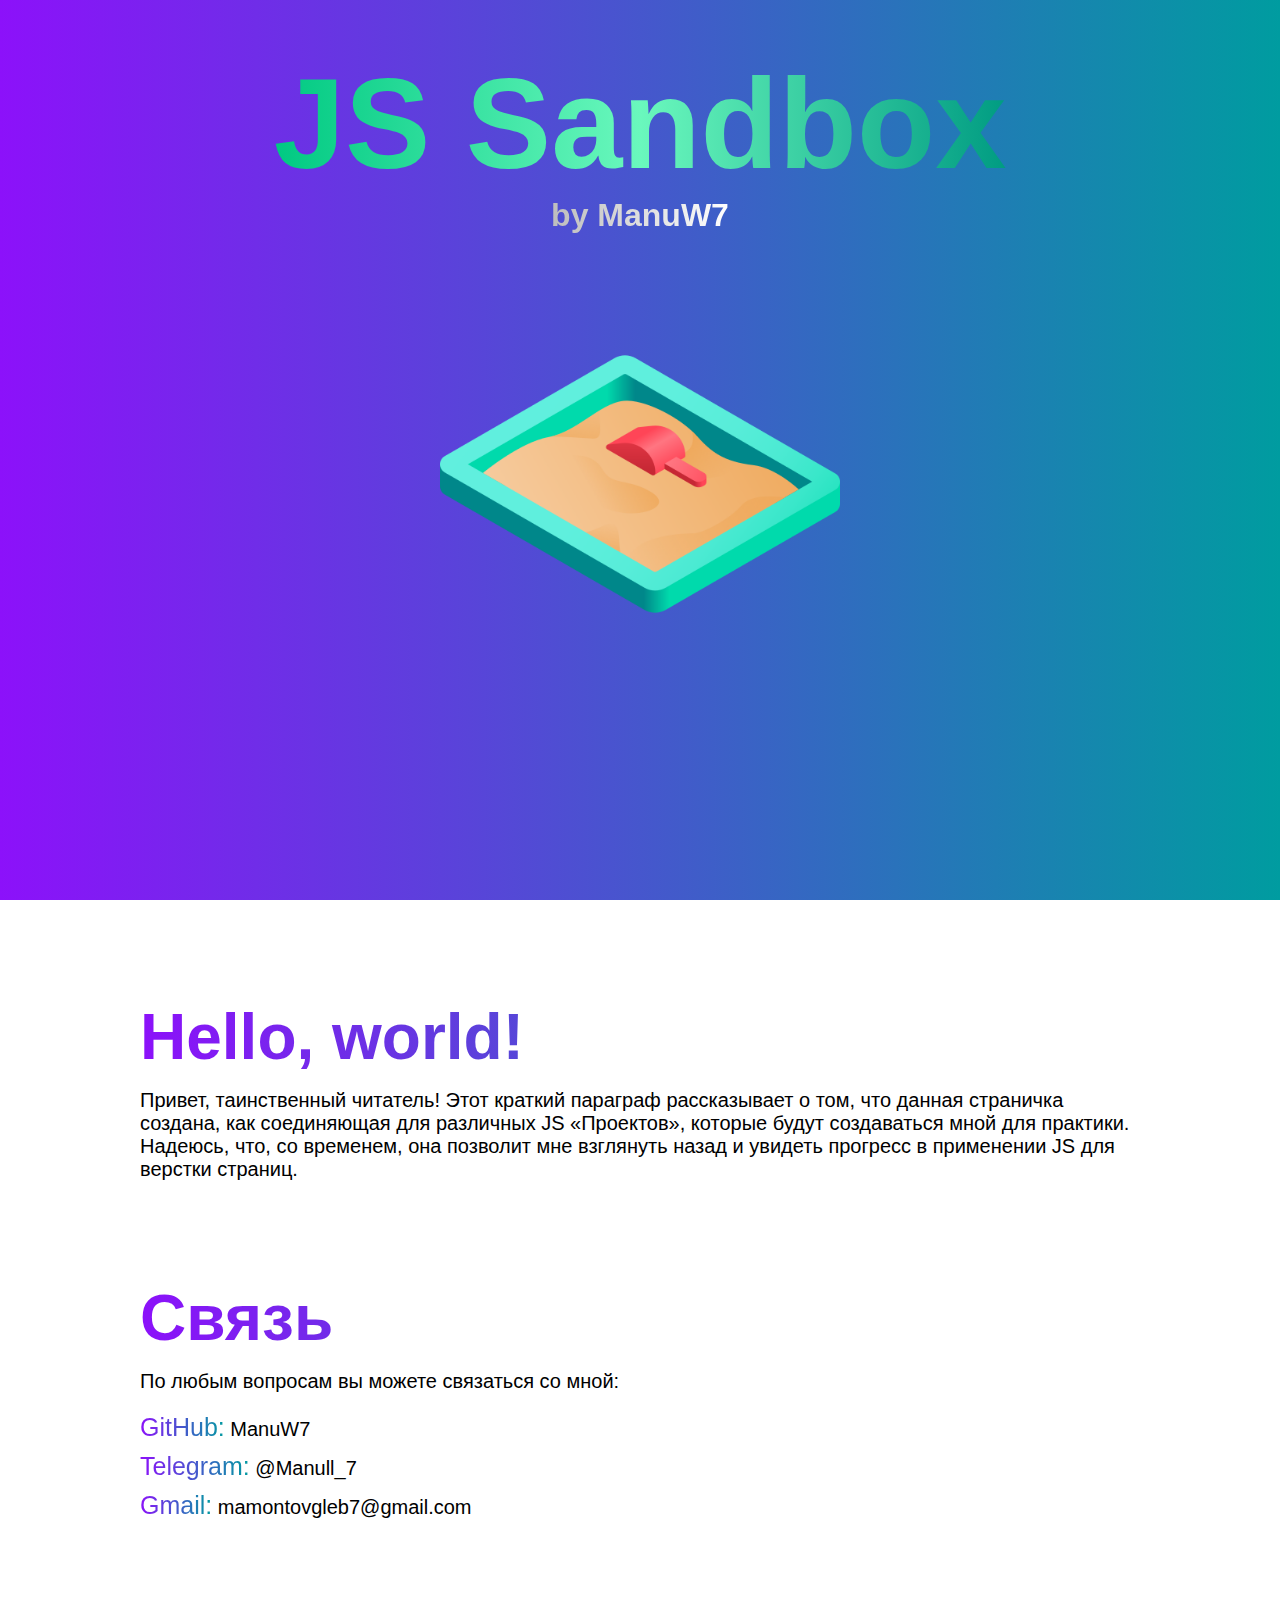
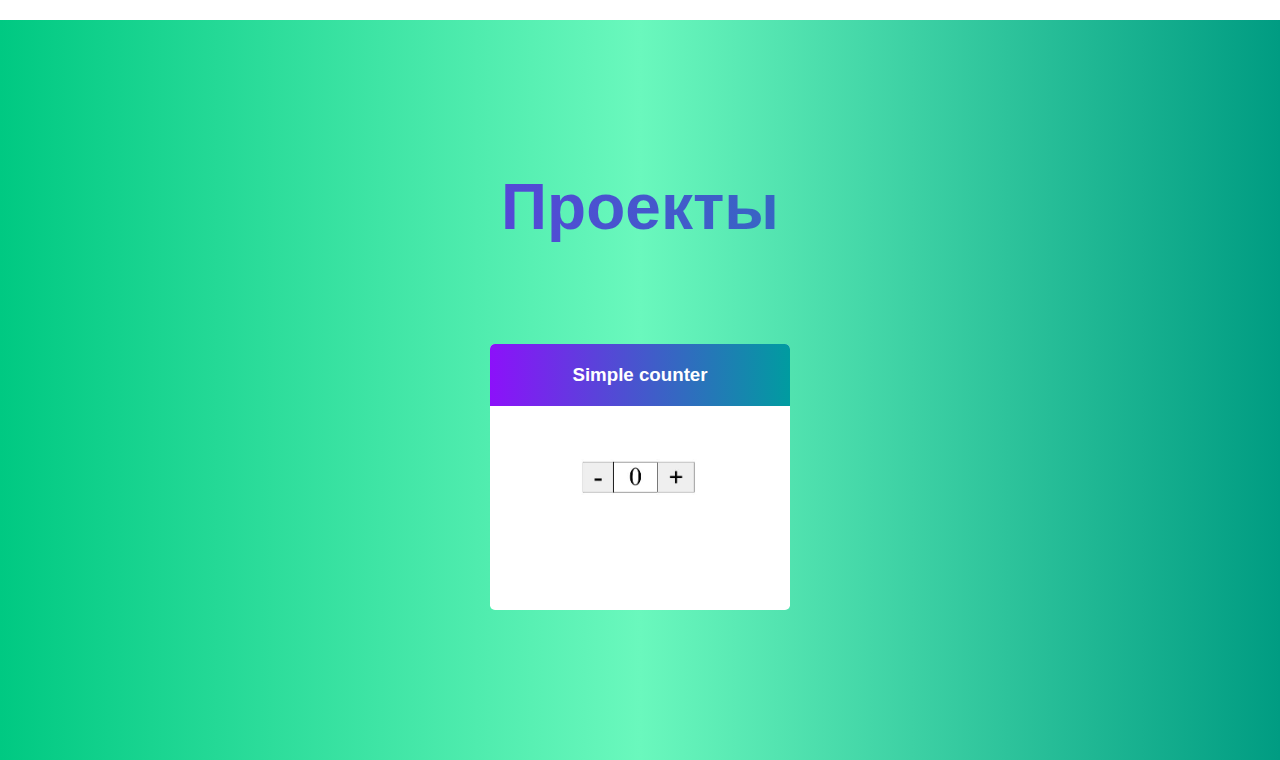
<file: index.html>
<!DOCTYPE html>
<html>
  <head>
    <meta charset="utf-8" />
    <meta name="viewport" content="width=device-width, initial-scale=1.0" />
    <title>JS&nbsp;sandbox</title>
    <link rel="stylesheet" href="styles.css" />
    <link rel="icon" href="main_page_assets/playground.png" />
  </head>
  <body>
    <div class="main">
      <div class="headliner_div">
        <h1 class="title">JS&nbsp;Sandbox</h1>
        <h2 class="author_subtext">by&nbsp;ManuW7</h2>
        <img
          src="main_page_assets/playground.png"
          alt="sandbox"
          class="sandbox_img"
        />
      </div>
    </div>
    <div class="greet_div">
      <h2 class="greetings">Hello, world!</h2>
      <p class="cringe_greeting_text">
        Привет, таинственный читатель! Этот краткий параграф рассказывает
        о&nbsp;том, что данная страничка создана, как соединяющая для различных
        JS&nbsp;&laquo;Проектов&raquo;, которые будут создаваться мной для
        практики. Надеюсь, что, со&nbsp;временем, она позволит мне взглянуть
        назад и&nbsp;увидеть прогресс в&nbsp;применении&nbsp;JS для верстки
        страниц.
      </p>
      <h2 class="please_contact_me">Связь</h2>
      <p class="contact_text">
        По&nbsp;любым вопросам вы&nbsp;можете связаться со мной:
      </p>
      <p class="github_text">
        <a class="contact_link" href="https://github.com/ManuW7">GitHub:</a>
        ManuW7
      </p>
      <p class="telegram_text">
        <a class="contact_link" href="https://t.me/Manull_7">Telegram:</a>
        @Manull_7
      </p>
      <p class="mail_text">
        <a class="contact_link">Gmail:</a> mamontovgleb7@gmail.com
      </p>
    </div>
    <div class="projects_div">
      <h2 class="projects">Проекты</h2>
      <div class="projects_container">
        <div class="project">
          <div class="text_placeholder">
            <a href="projects/counter/index.html"
              ><h3 class="project_name">Simple counter</h3></a
            >
          </div>
          <div class="img_placeholder">
            <img
              src="main_page_assets/counter.JPG"
              alt=""
              class="project_image"
            />
          </div>
          <div class="footer_placeholder"></div>
        </div>
      </div>
    </div>
  </body>
</html>
</file>
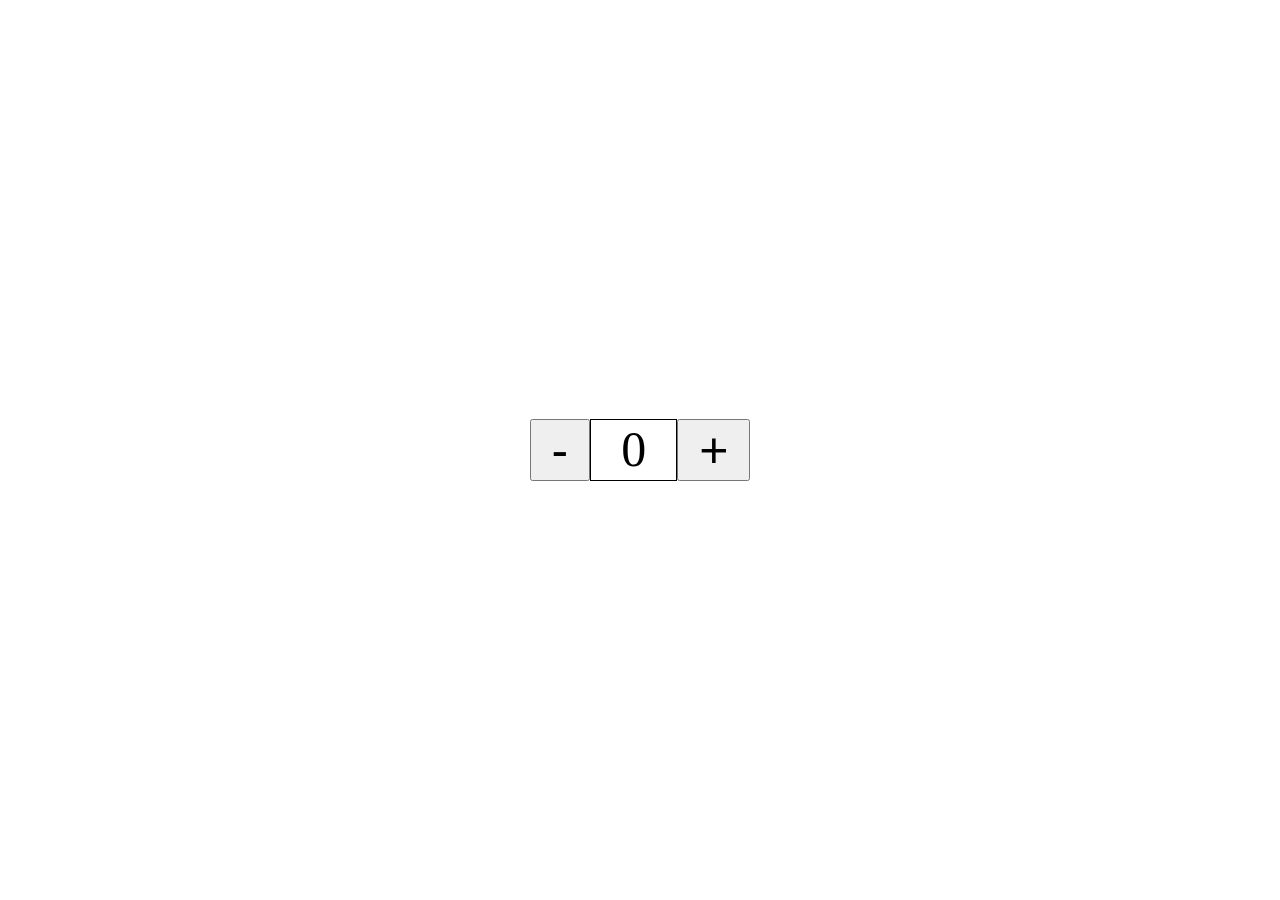
<file: projects/counter/index.html>
<!DOCTYPE html>
<html>
  <head>
    <meta charset="utf-8" />
    <meta name="viewport" content="width=device-width, initial-scale=1.0" />
    <title>Simple counter</title>
    <link rel="stylesheet" href="styles.css" />
    <link rel="icon" href="counter_assets/playground.png" />
  </head>
  <body>
    <div class="counter_div">
      <div><button type="button" class="minus">-</button></div>
      <div class="number_div">0</div>
      <div><button type="button" class="plus">+</button></div>
    </div>

    <script src="script.js"></script>
  </body>
</html>
</file>
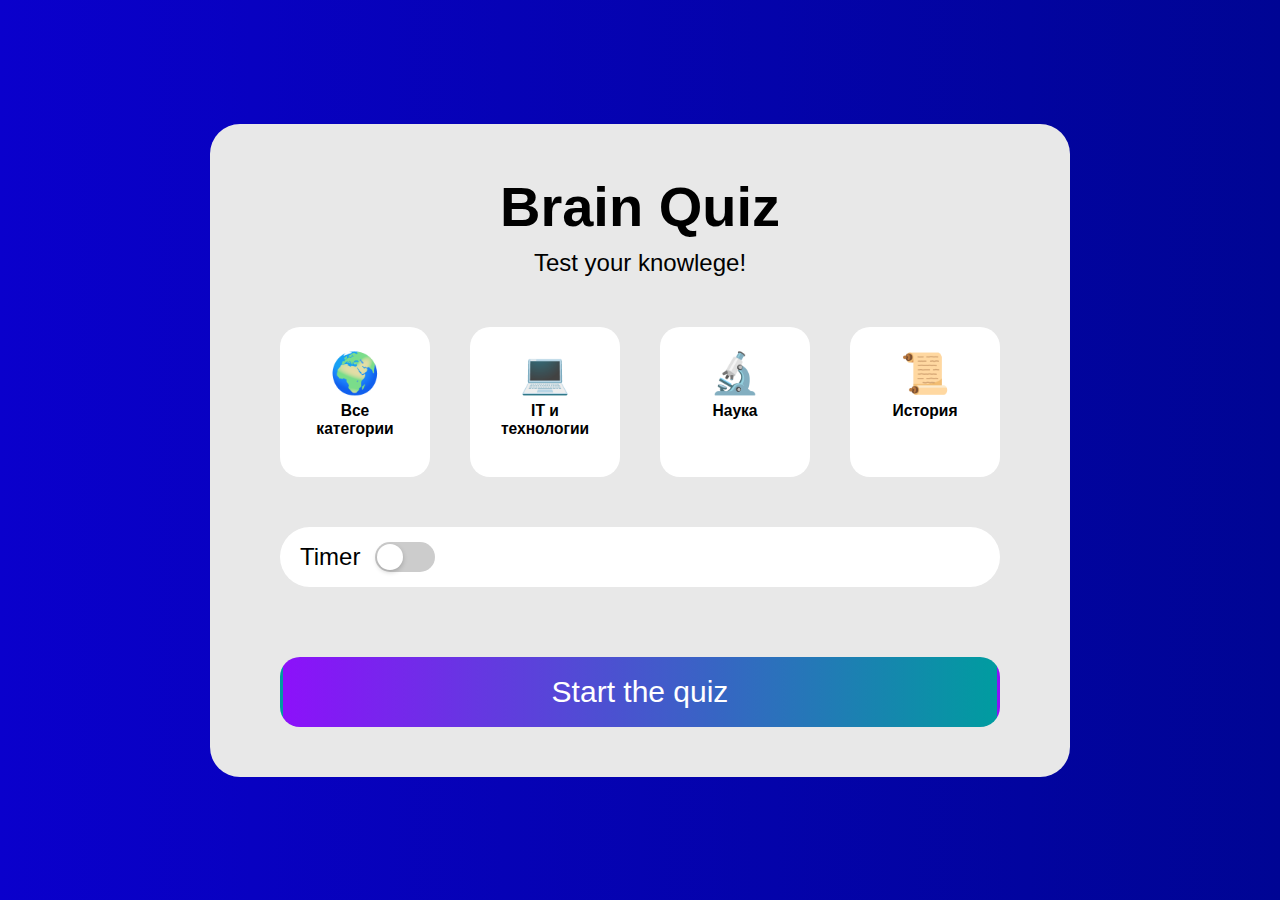
<file: projects/quiz/index.html>
<!DOCTYPE html>
<html lang="en">
  <head>
    <meta charset="UTF-8" />
    <meta name="viewport" content="width=device-width, initial-scale=1.0" />
    <title>Quiz</title>
    <link rel="stylesheet" href="styles.css" />
    <link rel="icon" href="quiz_assets/playground.png" />
  </head>
  <body>
    <div id="app">
      <main>
        <h1>Brain Quiz</h1>
        <p class="annotation">Test your knowlege!</p>
        <div class="themes_container">
          <button class="theme">
            <div class="theme_icon">🌍</div>
            <h3 class="theme_title">Все категории</h3>
          </button>
          <button class="theme">
            <div class="theme_icon">💻</div>
            <h3 class="theme_title">IT и технологии</h3>
          </button>
          <button class="theme">
            <div class="theme_icon">🔬</div>
            <h3 class="theme_title">Наука</h3>
          </button>
          <button class="theme">
            <div class="theme_icon">📜</div>
            <h3 class="theme_title">История</h3>
          </button>
        </div>
        <div class="timer_container">
          <input type="checkbox" class="checkbox" id="checkbox" />
          <label class="timer_label" for="checkbox">
            <span class="timer_text">Timer</span>
            <span class="custom_slider"></span>
          </label>
        </div>
        <div class="button_div">
          <button class="start_quiz_btn">Start the quiz</button>
        </div>
      </main>
    </div>
    <script src="script.js"></script>
  </body>
</html>
</file>
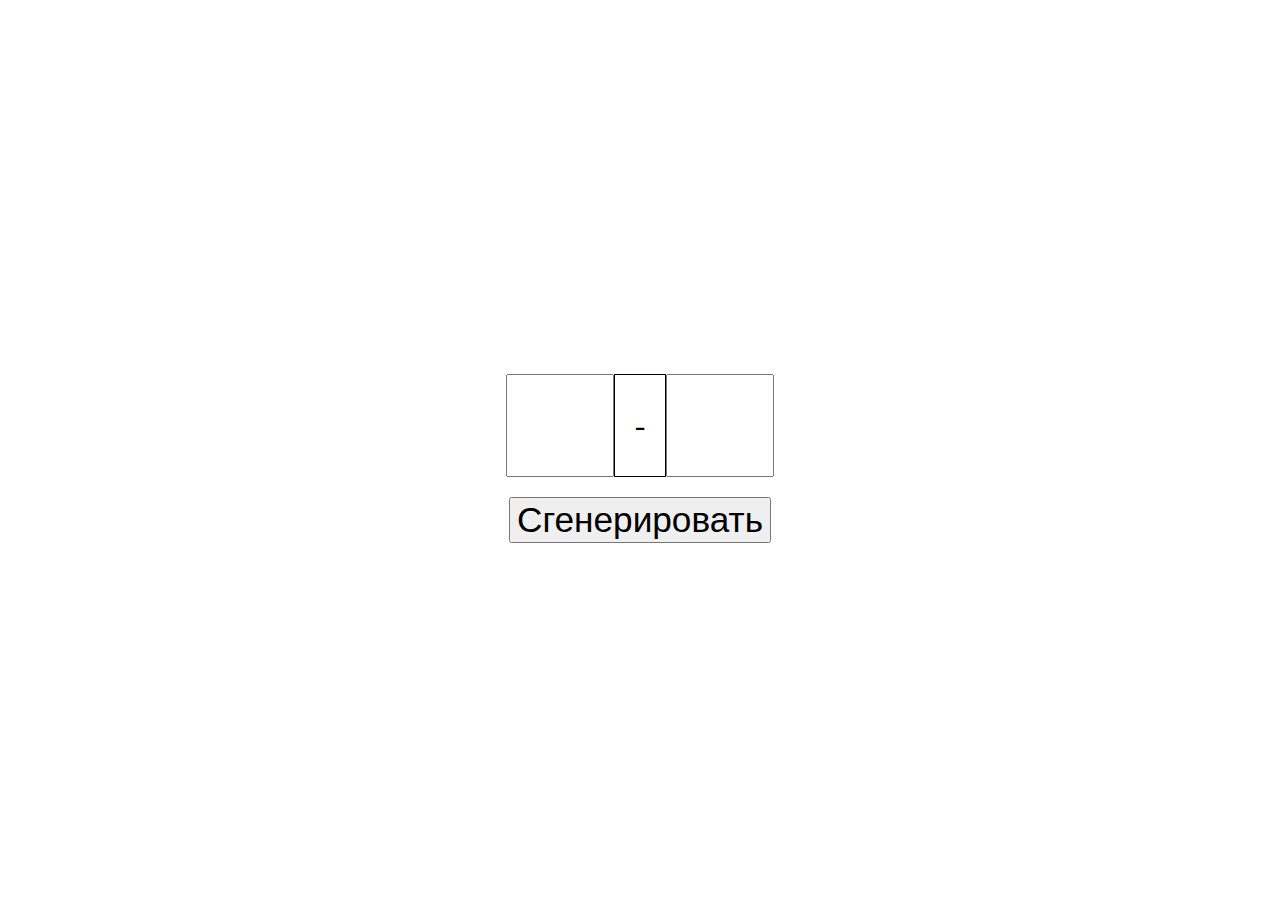
<file: projects/random_generator/index.html>
<!DOCTYPE html>
<html lang="en">
  <head>
    <meta charset="UTF-8" />
    <meta name="viewport" content="width=device-width, initial-scale=1.0" />
    <link rel="stylesheet" href="styles.css" />
    <link rel="icon" href="random_generator_assets/playground.png" />
    <title>Random generator</title>
  </head>
  <body>
    <div class="container">
      <input
        type="number"
        name="left_border"
        id="left_border"
        class="left_border"
      />
      <div class="result"><p class="number">-</p></div>
      <input
        type="number"
        name="right_border"
        id="right_border"
        class="right_border"
      />
    </div>
    <button class="generate">Сгенерировать</button>

    <script src="script.js"></script>
  </body>
</html>
</file>
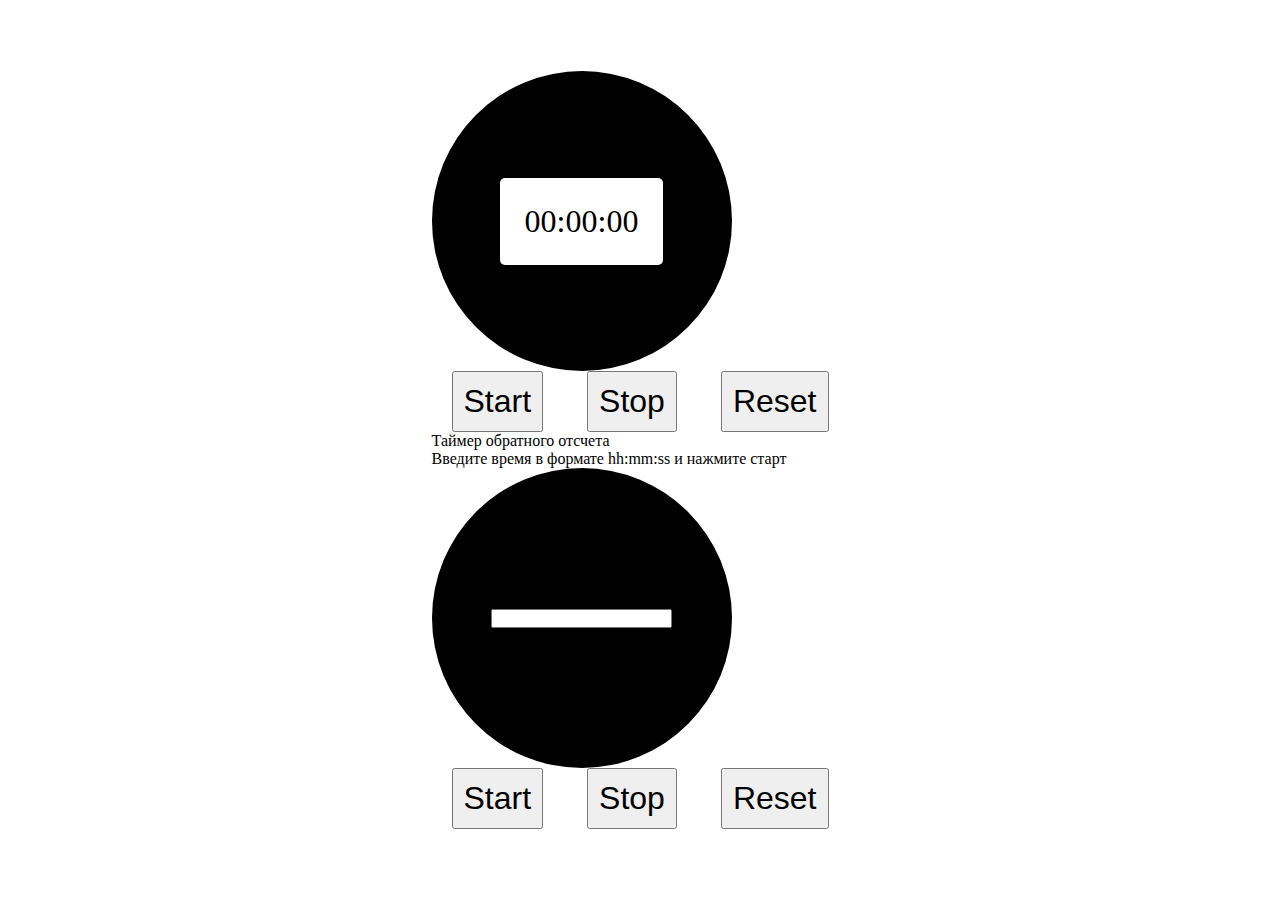
<file: projects/timer/index.html>
<!DOCTYPE html>
<html lang="en">
  <head>
    <meta charset="UTF-8" />
    <meta name="viewport" content="width=device-width, initial-scale=1.0" />
    <link rel="stylesheet" href="styles.css" />
    <link rel="icon" href="timer_assets/playground.png" />
    <title>Timer</title>
  </head>
  <body>
    <audio
      id="myAudio"
      src="timer_assets/electronic-alarm-signal.mp3"
      class="audio"
    ></audio>
    <div class="just_timer">
      <div class="timer_body">
        <div class="timer_display"><p>00:00:00</p></div>
      </div>
      <div class="regular_timer_buttons_div">
        <button class="start_button">Start</button>
        <button class="stop_button">Stop</button>
        <button class="reset_button">Reset</button>
      </div>
    </div>

    <div class="countdown_timer">
      <p class="annotation_1">Таймер обратного отсчета</p>
      <p class="annotation_2">
        Введите время в формате hh:mm:ss и нажмите старт
      </p>
      <div class="timer_body">
        <div class="countdown_timer_display">
          <input type="text" id="time_input" class="time_input" />
        </div>
      </div>
      <div class="countdown_timer_buttons_div">
        <button class="start_button">Start</button>
        <button class="stop_button">Stop</button>
        <button class="reset_button">Reset</button>
      </div>
    </div>

    <script src="script.js"></script>
  </body>
</html>
</file>
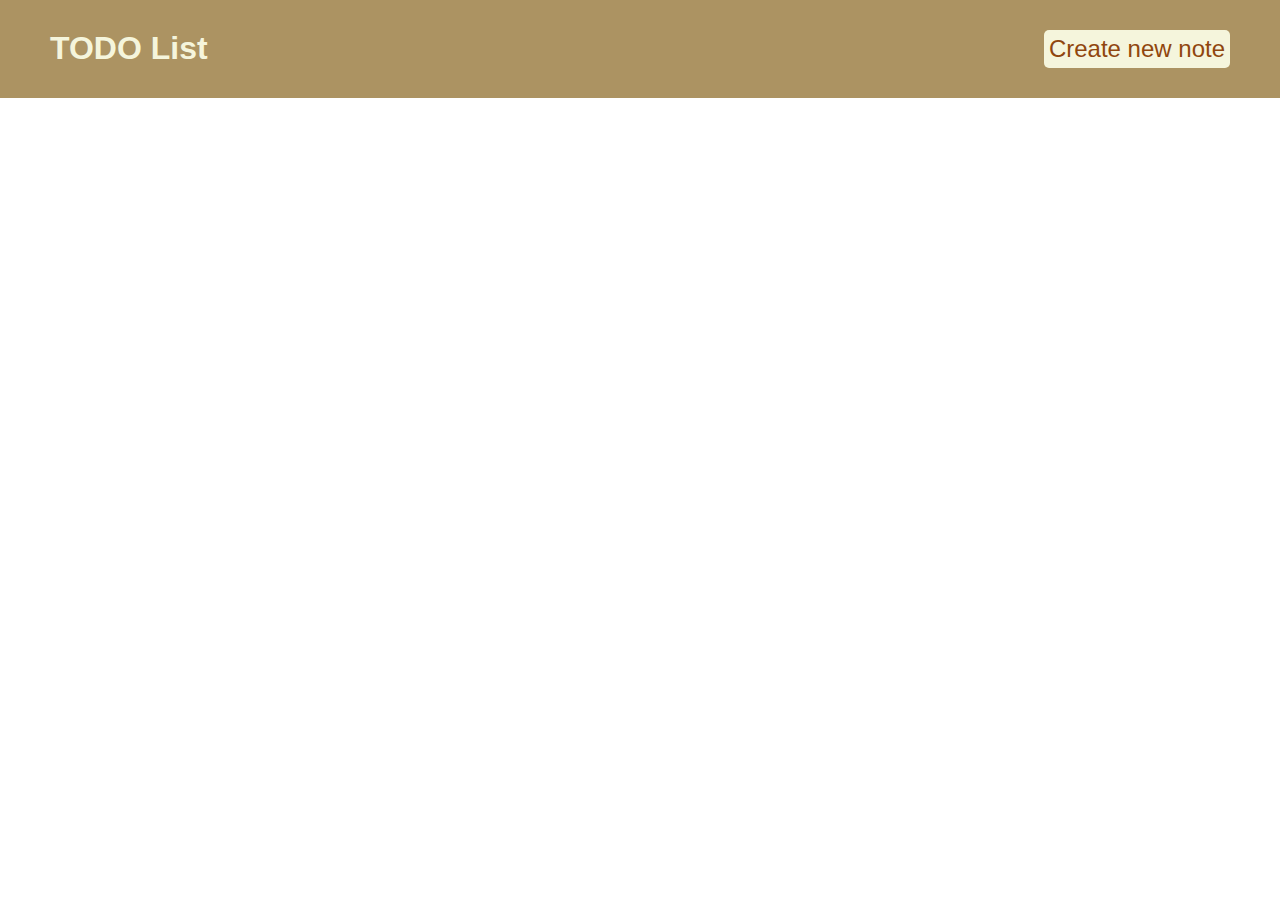
<file: projects/todo_list/index.html>
<!DOCTYPE html>
<html lang="en">
  <head>
    <meta charset="UTF-8" />
    <meta name="viewport" content="width=device-width, initial-scale=1.0" />
    <title>TODO list</title>
    <link rel="stylesheet" href="styles.css" />
    <link rel="icon" href="todo_list_assets/playground.png" />
  </head>
  <body>
    <div class="header_div">
      <div class="title_div"><h1 class="title">TODO List</h1></div>
      <div class="button_div">
        <button class="create_note_button">Create new note</button>
      </div>
    </div>
    <div class="notes_container_div"></div>

    <template id="edit_note_template">
      <form class="note form">
        <div class="note_name_div">
          <label for="note_name">Название заметки</label>
          <input type="text" class="note_name" id="note_name" />
        </div>
        <div class="note_description_div">
          <label for="note_text">Описание заметки</label>
          <textarea
            name="note_text_input"
            id="note_text"
            class="note_text"
          ></textarea>
        </div>
        <div class="time_management_div">
          <label for="deadline">Дедлайн</label>
          <input type="date" id="deadline" class="note_deadline" />
        </div>
        <div class="button_div">
          <button class="submit" type="submit">Сохранить</button>
        </div>
      </form>
    </template>

    <template id="done_note_template">
      <div class="note done">
        <p class="note_name">Здесь будет название заметки</p>
        <p class="note_description">
          Здесь будет большое и хорошее описание созданной заметки
        </p>
        <p class="note_deadline">Здесь будет дедлайн</p>
        <div class="done_div">
          <label for="done" class="done_label">Выполнено</label>
          <input type="checkbox" id="done" class="done_checkbox" />
        </div>
        <button class="edit_btn">Редактировать</button>
        <button class="delete_btn">Удалить</button>
      </div>
    </template>

    <script src="script.js"></script>
  </body>
</html>
</file>
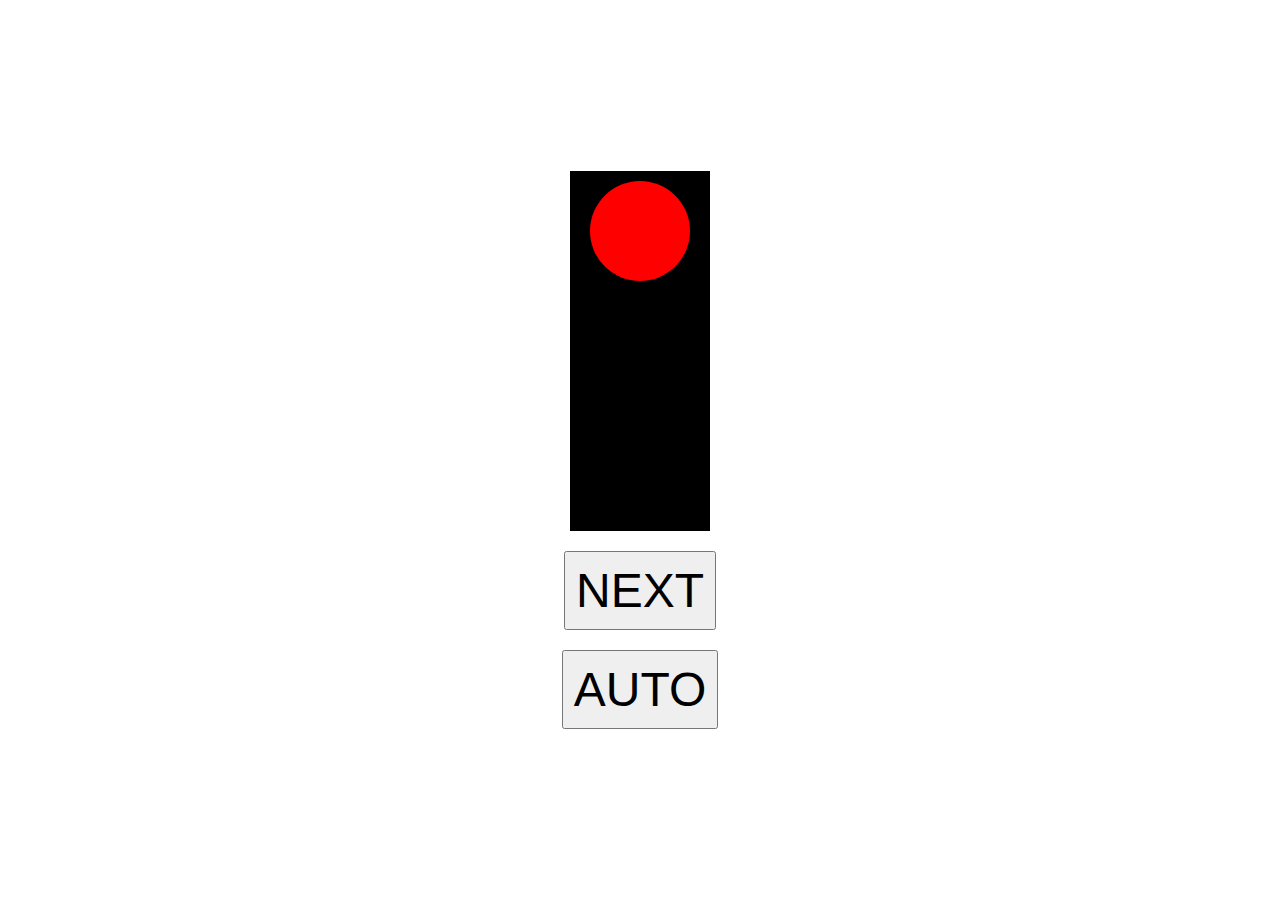
<file: projects/trafic_light/index.html>
<!DOCTYPE html>
<html>
  <head>
    <meta charset="utf-8" />
    <meta name="viewport" content="width=device-width, initial-scale=1.0" />
    <title>Traffic light</title>
    <link rel="stylesheet" href="styles.css" />
    <link rel="icon" href="traffic_light_assets/playground.png" />
  </head>
  <body>
    <div class="body">
      <div class="base_div">
        <div class="light red"></div>
        <div class="light yellow"></div>
        <div class="light green"></div>
      </div>
      <div><button type="button" class="next">NEXT</button></div>
      <div><button type="button" class="auto">AUTO</button></div>
    </div>

    <script src="script.js"></script>
  </body>
</html>
</file>
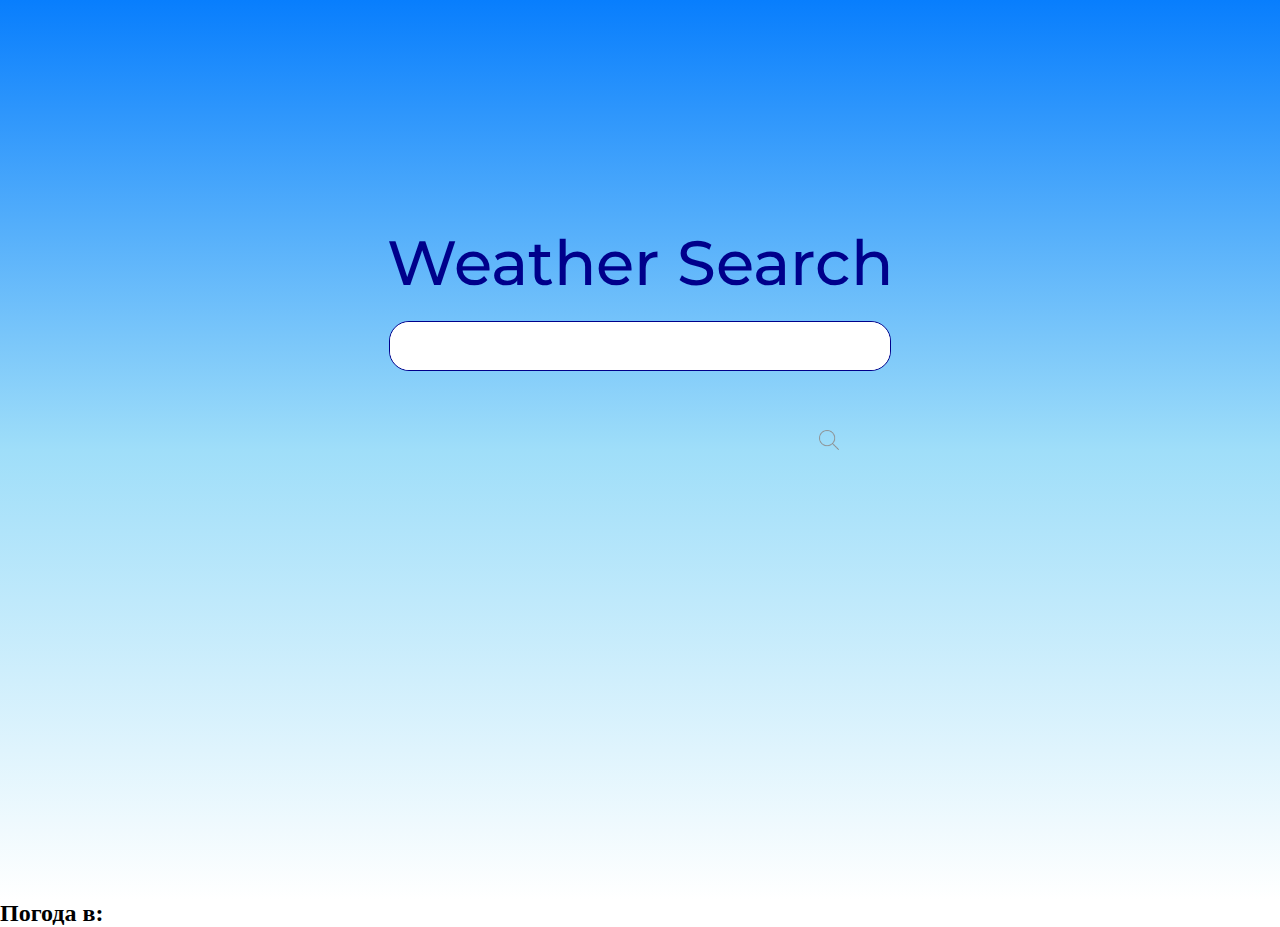
<file: projects/weather/index.html>
<!DOCTYPE html>
<html lang="en">
  <head>
    <meta charset="UTF-8" />
    <meta name="viewport" content="width=device-width, initial-scale=1.0" />
    <title>Weather</title>
    <link rel="stylesheet" href="styles.css" />
    <link rel="icon" href="weather_assets/playground.png" />
    <link rel="preconnect" href="https://fonts.googleapis.com" />
    <link rel="preconnect" href="https://fonts.gstatic.com" crossorigin />
    <link
      href="https://fonts.googleapis.com/css2?family=DM+Sans:ital,opsz,wght@0,9..40,100..1000;1,9..40,100..1000&family=Montserrat:ital,wght@0,100..900;1,100..900&display=swap"
      rel="stylesheet"
    />
  </head>
  <body>
    <header>
      <h1 class="headerText">Weather Search</h1>
      <form class="cityFinderForm">
        <div class="inputWrapper">
          <input
            type="text"
            name="city_finder"
            id="city_finder"
            class="city_finder"
          />
          <img
            src="weather_assets/searchGlass.png"
            alt=""
            class="searchGlassImg"
          />
        </div>
      </form>
    </header>
    <h2 class="weather_in hidden">Погода в:</h2>
    <section class="search_results"></section>
    <script src="script.js"></script>
  </body>
</html>
</file>
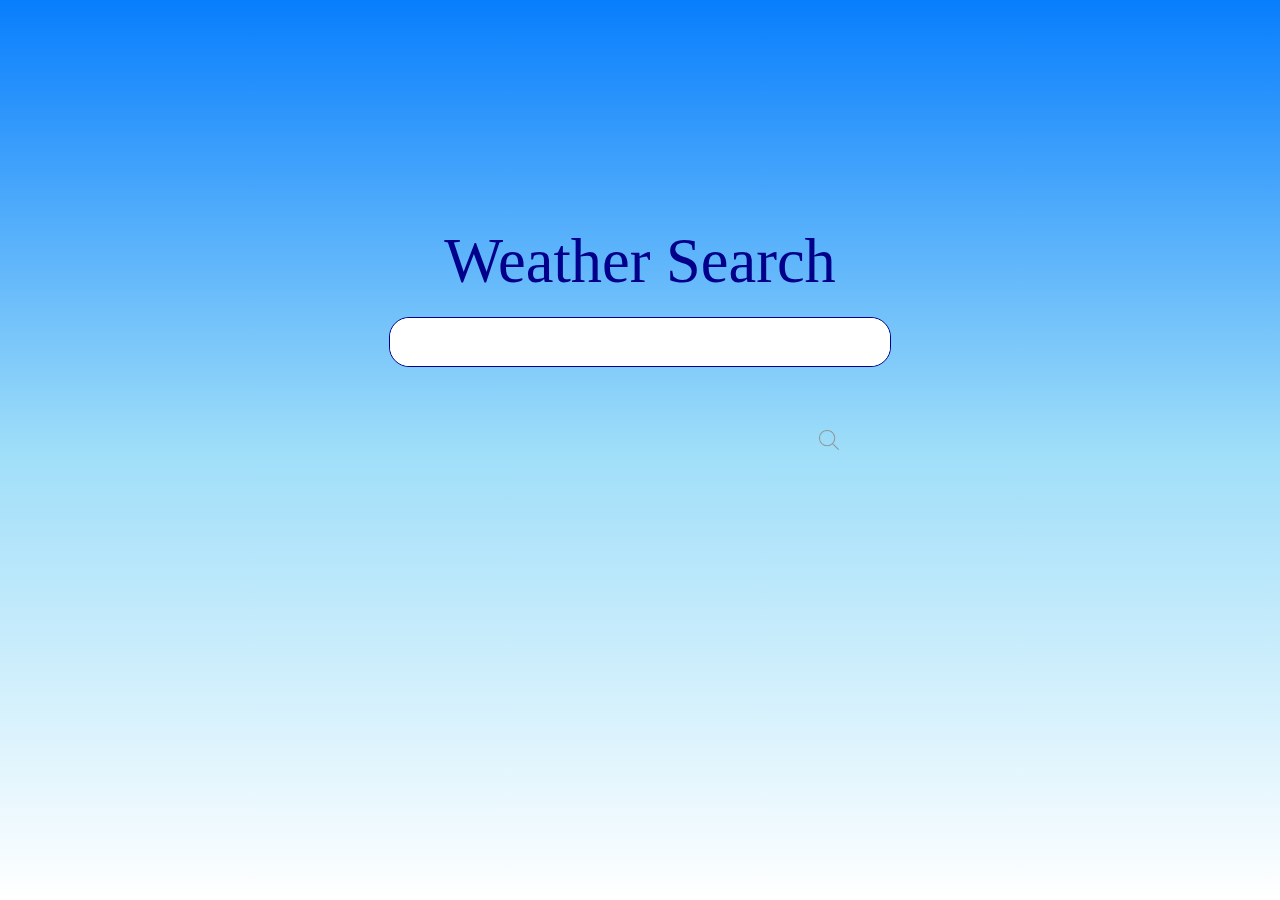
<file: projects/weather/weather_assets/Weather.html>
<!DOCTYPE html>
<!-- saved from url=(0152)file:///C:/Users/%D0%93%D0%BB%D0%B5%D0%B1/Desktop/Frontend/js_mini_projects/projects/weather/index.html?city_finder=%D0%B0%D0%B2%D1%8B%D0%B0%D0%B2%D0%B0 -->
<html lang="en"><head><meta http-equiv="Content-Type" content="text/html; charset=UTF-8">
    
    <meta name="viewport" content="width=device-width, initial-scale=1.0">
    <title>Weather</title>
    <link rel="stylesheet" href="./Weather_files/styles.css">
    <link rel="icon" href="file:///C:/Users/%D0%93%D0%BB%D0%B5%D0%B1/Desktop/Frontend/js_mini_projects/projects/weather/weather_assets/playground.png">
    <link rel="preconnect" href="https://fonts.googleapis.com/">
    <link rel="preconnect" href="https://fonts.gstatic.com/" crossorigin="">
    <link href="./Weather_files/css2" rel="stylesheet">
  </head>
  <body>
    <header>
      <h1 class="headerText">Weather Search</h1>
      <form class="cityFinderForm">
        <div class="inputWrapper">
          <input type="text" name="city_finder" id="city_finder" class="city_finder">
          <img src="./Weather_files/searchGlass.png" alt="" class="searchGlassImg">
        </div>
      </form>
    </header>
    <script src="./Weather_files/script.js"></script>
  

</body></html>
</file>
<file: styles.css>
* {
  margin: 0;
  padding: 0;
  box-sizing: border-box;
}

a {
  text-decoration: none;
}

.main {
  background: linear-gradient(90deg, #8c11fa, #009ca0);
  padding-top: 50px;
  height: 100vh;
}

.headliner_div,
.greet_div {
  max-width: 1000px;
  margin-left: auto;
  margin-right: auto;
  padding-bottom: 100px;
}

.headliner_div {
  display: flex;
  flex-direction: column;
  align-items: center;
}

.title {
  font-size: 8em;
  background: linear-gradient(90deg, #00c982, #6af8bd, #009c82);
  background-clip: text;
  color: transparent;
  font-family: Helvetica, sans-serif;
}

.author_subtext {
  font-size: 2em;
  font-family: Helvetica, sans-serif;
  background: linear-gradient(90deg, #bdbdbd, #dedede, #ffffff);
  background-clip: text;
  color: transparent;
}

.sandbox_img {
  margin-top: 50px;
  width: 400px;
  height: auto;
}

h2 {
  font-size: 4em;
  font-family: Arial, Helvetica, sans-serif;
  background: linear-gradient(90deg, #8c11fa, #009ca0);
  background-clip: text;
  color: transparent;
}

p {
  font-family: Helvetica, sans-serif;
  font-size: 1.25em;
}

.greetings {
  margin-top: 100px;
}

.cringe_greeting_text {
  margin-top: 15px;
}

.please_contact_me {
  margin-top: 100px;
}

.contact_text {
  margin-top: 15px;
}

.contact_link {
  background: linear-gradient(90deg, #8c11fa, #009ca0);
  background-clip: text;
  color: transparent;
  font-size: 1.25em;
}

.github_text {
  margin-top: 20px;
}

.telegram_text {
  margin-top: 10px;
}

.mail_text {
  margin-top: 10px;
}

.projects_div {
  background-image: linear-gradient(90deg, #00c982, #6af8bd, #009c82);
  padding-top: 150px;
  padding-bottom: 100px;
}

.projects {
  text-align: center;
}

.projects_container {
  margin-top: 100px;
  display: flex;
  justify-content: space-evenly;
  max-width: 1000px;
  margin-left: auto;
  margin-right: auto;
  flex-wrap: wrap;
}

.project {
  border-radius: 5px;
  background-color: white;
  margin-bottom: 50px;
}

.project_image {
  width: 300px;
  height: 200px;
  object-fit: cover;
}

.text_placeholder {
  background: linear-gradient(90deg, #8c11fa, #009ca0);
  border-top-right-radius: 5px;
  border-top-left-radius: 5px;
  padding-bottom: 20px;
  padding-top: 20px;
  display: flex;
  justify-content: center;
  align-items: center;
  text-align: center;
}

.project_name {
  color: white;
  text-align: center;
  font-family: Helvetica, sans-serif;
}

.project {
  transition: all 0.3s ease;
}

.project:hover {
  transform: translateY(-5px);
  box-shadow: 0 10px 20px rgba(0, 0, 0, 0.15);
}

.project_name {
  position: relative;
  display: inline-block;
}

.project_name::after {
  content: " »";
  opacity: 0;
  transition: opacity 0.3s ease;
  position: absolute;
  right: -20px;
}

.project:hover .project_name::after {
  opacity: 1;
}
</file>
<file: projects/counter/styles.css>
* {
  margin: 0;
  padding: 0;
  box-sizing: border-box;
}

html,
body {
  height: 100%;
}

body {
  display: flex;
  flex-direction: row;
  justify-content: center;
  align-items: center;
}

.counter_div {
  display: flex;
  flex-direction: row;
}

.minus,
.plus,
.number_div {
  font-size: 50px;
}

.number_div {
  padding-left: 30px;
  padding-right: 30px;
  border: 1px solid black;
}

.minus,
.plus {
  padding-left: 20px;
  padding-right: 20px;
}

.positive {
  color: green;
}

.negative {
  color: red;
}
</file>
<file: projects/quiz/styles.css>
* {
  margin: 0;
  padding: 0;
  box-sizing: border-box;
}

body {
  font-family: "Segoe UI", Tahoma, Geneva, Verdana, sans-serif;
  height: 100vh;
  background-image: linear-gradient(90deg, #0a00cc, #000594);
  display: flex;
  align-items: center;
  justify-content: center;
}

main {
  background-color: rgb(232, 232, 232);
  border-radius: 30px;
  display: flex;
  flex-direction: column;
  align-items: center;
  padding: 50px;
}

h1 {
  font-size: 3.5em;
}

.annotation {
  margin-top: 10px;
  font-size: 1.5em;
  font-weight: 300;
  margin-bottom: 50px;
}

.themes_container {
  display: flex;
  margin-bottom: 50px;
}

.theme {
  display: flex;
  flex-direction: column;
  align-items: center;
  background-color: white;
  border-radius: 20px;
  padding: 20px;
  width: 150px;
  height: 150px;
  text-align: center;
  margin-right: 20px;
  margin-left: 20px;
  border: 3px solid transparent;
}

.theme_icon {
  font-size: 3em;
  margin-bottom: 5px;
}

.theme_title {
  font-weight: 600;
}

.timer_div {
  width: calc(100% - 40px);
  background-color: white;
  border-radius: 10px;
  display: flex;
  align-items: center;
  justify-content: flex-start;
}

.timer_sign {
  padding: 20px;
  font-size: 1.5em;
}

.checkbox {
  margin-top: 5px;
}

.button_div {
  width: calc(100% - 40px);
  display: flex;
}

.start_quiz_btn {
  margin-top: 50px;
  width: 100%;
  font-size: 30px;
  font-family: "Segoe UI", Tahoma, Geneva, Verdana, sans-serif;
  border-radius: 20px;
  background-image: linear-gradient(90deg, #8c11fa, #009ca0);
  color: white;
  padding: 15px;
  border: 3px solid transparent;
}

.start_quiz_btn:hover,
.theme:hover {
  background-image: none;
  background-color: white;
  color: black;
  border: 3px solid #8c11fa;
}

.start_quiz_btn:active,
.theme:active {
  background-color: #8c11fa;
  color: white;
}

.timer_container {
  width: calc(100% - 40px);
  margin-bottom: 20px;
}

.checkbox {
  display: none;
}

.timer_label {
  display: flex;
  align-items: center;
  gap: 15px;
  padding: 15px 20px;
  background-color: white;
  border-radius: 50px;
  cursor: pointer;
  font-size: 1.5em;
}

.timer_text {
  font-weight: 500;
}

.custom_slider {
  position: relative;
  width: 60px;
  height: 30px;
  background-color: #ccc;
  border-radius: 15px;
  transition: all 0.3s ease;
  flex-shrink: 0;
}

.custom_slider::before {
  content: "";
  position: absolute;
  left: 2px;
  top: 2px;
  width: 26px;
  height: 26px;
  background-color: white;
  border-radius: 50%;
  transition: all 0.3s ease;
  box-shadow: 0 2px 5px rgba(0, 0, 0, 0.2);
}

.checkbox:checked + .timer_label .custom_slider {
  background-color: #8c11fa;
}

.checkbox:checked + .timer_label .custom_slider::before {
  left: 32px;
}

.theme:hover {
  transform: translateY(-5px);
  transition: transform 0.5s ease;
  box-shadow: 0 8px 20px rgba(140, 17, 250, 0.3);
}
</file>
<file: projects/random_generator/styles.css>
.container {
  display: flex;
  flex-direction: row;
  margin-bottom: 20px;
}

body {
  height: 100vh;
  display: flex;
  flex-direction: column;
  align-items: center;
  justify-content: center;
}

input {
  font-size: 2em;
  max-width: 100px;
}

.result {
  border: 1px solid black;
  padding-left: 20px;
  padding-right: 20px;
}

button {
  font-size: 2.2em;
}

.error {
  color: red;
  margin-bottom: 20px;
  font-size: 1em;
}

.number {
  font-size: 2em;
}
</file>
<file: projects/timer/styles.css>
* {
  margin: 0;
  padding: 0;
  box-sizing: border-box;
}

.timer_body {
  width: 300px;
  height: 300px;
  border-radius: 50%;
  background-color: black;
  display: flex;
  align-items: center;
  justify-content: center;
}

body {
  height: 100vh;
  display: flex;
  align-items: center;
  justify-content: center;
  flex-direction: column;
}

.buttons_div {
  display: flex;
  margin-top: 50px;
}

button {
  font-size: 2em;
  margin-left: 20px;
  margin-right: 20px;
  padding: 10px;
}

.timer_display {
  background-color: white;
  padding: 25px;
  font-size: 2em;
  border-radius: 5px;
}
</file>
<file: projects/todo_list/styles.css>
* {
  margin: 0;
  padding: 0;
  box-sizing: border-box;
}

:root {
  --brown: #90460e;
  --dark-beige: #ac9362;
}

.header_div {
  background-color: var(--dark-beige);
  display: flex;
  justify-content: space-between;
  padding: 30px 50px 30px 50px;
}

h1,
h2,
h3,
h4,
h5,
h6 {
  font-family: Helvetica, sans-serif;
}

.title {
  color: beige;
}

button {
  background-color: beige;
  border: none;
  font-size: 1.5em;
  border-radius: 5px;
  padding: 5px;
  color: var(--brown);
  cursor: pointer; /* Добавьте это всегда для кнопок! */
  transition: all 0.2s ease; /* Плавные переходы для hover */
}

button:hover {
  background-color: var(--brown);
  color: beige;
}

button:active {
  border: 1px solid beige;
  margin-bottom: -2px;
}

textarea {
  width: 300px;
  height: 100px;
}

.note {
  background-color: beige;
  display: flex;
  flex-direction: row;
  align-items: center;
  padding: 20px;
  border-bottom: 1px solid black;
  justify-content: space-around;
}

.note_name_div,
.note_description_div,
.time_management_div,
.done_div {
  display: flex;
  flex-direction: column;
}

label,
p {
  color: var(--brown);
  font-family: Helvetica, sans-serif;
}

.note button {
  font-size: 1em; /* Уменьшаем размер именно у кнопок внутри .note */
  margin: 0 5px; /* Добавляем отступ между кнопками */
}

.note_description {
  max-width: 500px;
}
</file>
<file: projects/trafic_light/styles.css>
* {
  margin: 0;
  padding: 0;
  box-sizing: border-box;
}

.body {
  display: flex;
  flex-direction: column;
  align-items: center;
  justify-content: center;
  height: 100vh;
}

.base_div {
  background-color: black;
  max-width: 150px;
  display: flex;
  flex-direction: column;
  justify-content: center;
  align-items: center;
  padding-right: 20px;
  padding-left: 20px;
  margin-bottom: 20px;
}

.light {
  width: 100px;
  height: 100px;
  border-radius: 50%;
  margin-top: 10px;
  margin-bottom: 10px;
}

.red {
  background-color: red;
}

.yellow {
  background-color: yellow;
}

.green {
  background-color: green;
}

button {
  font-size: 3em;
}

.next {
  margin-bottom: 20px;
}

.next,
.auto {
  padding: 10px;
}

.lightOn {
  opacity: 1;
}

.lightOff {
  opacity: 0;
}
</file>
<file: projects/weather/styles.css>
* {
  margin: 0;
  padding: 0;
  box-sizing: border-box;
}

:root {
  --dark-blue: #00008b;
}

header {
  background: linear-gradient(#087efd, #9fdef9, #ffffff);
  height: 100vh;
  display: flex;
  align-items: center;
  flex-direction: column;
}

.headerText {
  font-family: "Montserrat";
  font-size: 3.9em;
  color: var(--dark-blue);
  margin-top: 225px;
  font-weight: 500;
}

.city_finder {
  font-size: 1.5em;
  border-radius: 20px;
  border: none;
  padding: 10px 20px;
  font-family: Arial, Helvetica, sans-serif;
  font-weight: 100;
  color: var(--dark-blue);
  min-width: 500px;
}

.city_finder:focus {
  outline: 3px solid var(--dark-blue);
}

.inputWrapper {
  margin-top: 20px;
  border-radius: 20px;
  background-color: white;
  border: 1px solid var(--dark-blue);
}

.searchGlassImg {
  width: 20px;
  position: absolute;
  top: 47.75%;
  left: 64%;
}
</file>
<file: projects/weather/weather_assets/Weather_files/styles.css>
* {
  margin: 0;
  padding: 0;
  box-sizing: border-box;
}

:root {
  --dark-blue: #00008b;
}

header {
  background: linear-gradient(#087efd, #9fdef9, #ffffff);
  height: 100vh;
  display: flex;
  align-items: center;
  flex-direction: column;
}

.headerText {
  font-family: "Montserrat";
  font-size: 3.9em;
  color: var(--dark-blue);
  margin-top: 225px;
  font-weight: 500;
}

.city_finder {
  font-size: 1.5em;
  border-radius: 20px;
  border: none;
  padding: 10px 20px;
  font-family: Arial, Helvetica, sans-serif;
  font-weight: 100;
  color: var(--dark-blue);
  min-width: 500px;
}

.city_finder:focus {
  outline: 3px solid var(--dark-blue);
}

.inputWrapper {
  margin-top: 20px;
  border-radius: 20px;
  background-color: white;
  border: 1px solid var(--dark-blue);
}

.searchGlassImg {
  width: 20px;
  position: absolute;
  top: 47.75%;
  left: 64%;
}
</file>
